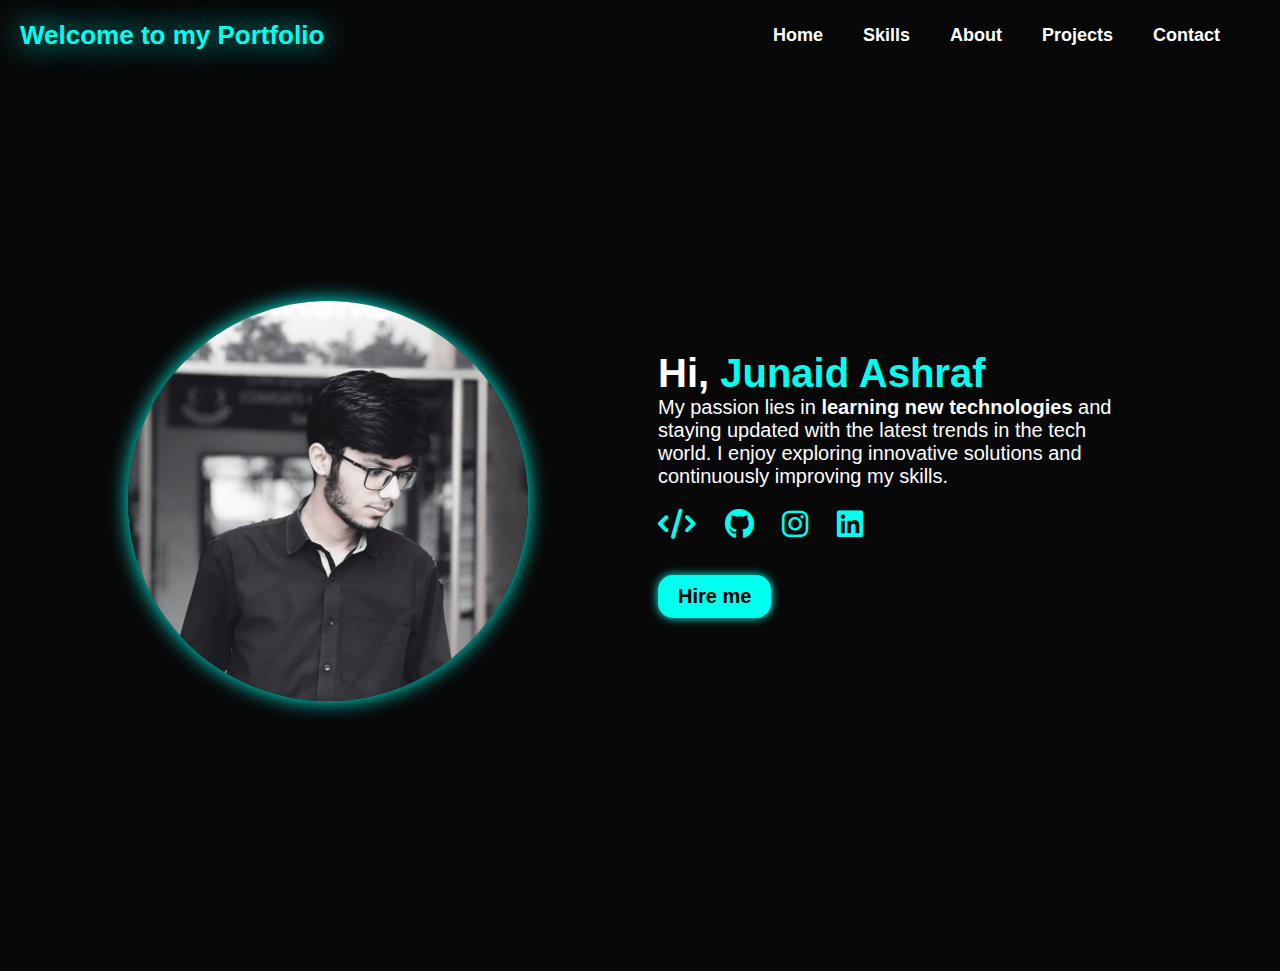
<file: index.html>
<!DOCTYPE html>
<html lang="en">
<head>
    <meta charset="UTF-8">
    <meta name="viewport" content="width=device-width, initial-scale=1.0">
    <title>My Portfolio</title>
    <link href="style.css" rel="stylesheet">
    <link rel="stylesheet" href="https://cdnjs.cloudflare.com/ajax/libs/font-awesome/6.0.0-beta3/css/all.min.css">
</head>
<body>
    <!-- Navbar -->
    <nav class="navbar">
        <div class="container">
            <a class="navbar-brand" href="index.html">Welcome to my Portfolio</a>
            <div class="navbar-toggle" id="navbar-toggle">
                <i class="fas fa-bars"></i>
            </div>
            <div class="navbar-links" id="navbar-links">
                <ul>
                    <li><a href="index.html" class="nav-link ">Home</a></li>
                    <li><a href="skills.html" class="nav-link">Skills</a></li>
                    <li><a href="about.html" class="nav-link">About</a></li>
                    <li><a href="project.html" class="nav-link">Projects</a></li>
                    <li><a href="contact.html" class="nav-link">Contact</a></li>
                </ul>
            </div>
        </div>
    </nav>

    <!-- Hero Section -->
    <section id="home" class="hero-section">
        <div class="container">
            <div class="hero-content">
                <div class="profile-img-container">
                    <img src="images/Photo.jpeg" alt="Profile Image" class="profile-img">
                </div>
                <div class="text-container">
                    <h1><span class="greeting">Hi,</span> <span class="name-highlight">Junaid Ashraf</span></h1>
                    <p>My passion lies in <strong>learning new technologies</strong> and staying updated with the latest trends in the tech world. I enjoy exploring innovative solutions and continuously improving my skills.</p>
            
                    <div class="social-links">
                        <a href="https://leetcode.com/u/56_56/" target="_blank" class="social-link"><i class="fas fa-code"></i></a>
                        <a href="https://github.com/Junaid-Ashraf-56" target="_blank" class="social-link"><i class="fab fa-github"></i> </a>
                        <a href="https://www.instagram.com/junaid_ashraf_56/" target="_blank" class="social-link"><i class="fab fa-instagram"></i> </a>
                        <a href="https://www.linkedin.com/in/junaid-ashraf56/" target="_blank" class="social-link"><i class="fab fa-linkedin"></i> </a>
                    </div>
                    <br>
                    <a href="#projects" class="btn">Hire me</a>
                </div>
            </div>
        </div>
    </section>

    <script>   
        document.addEventListener("DOMContentLoaded", function () {
            document.querySelector(".profile-img").classList.add("profile-img-loaded");
        });

        document.getElementById('navbar-toggle').addEventListener('click', function() {
            document.getElementById('navbar-links').classList.toggle('active');
        });

        document.addEventListener('click', function(event) {
            var isClickInside = document.getElementById('navbar-toggle').contains(event.target) || document.getElementById('navbar-links').contains(event.target);

            if (!isClickInside) {
                document.getElementById('navbar-links').classList.remove('active');
            }
        });
    </script>
    
</body>
</html>
</file>
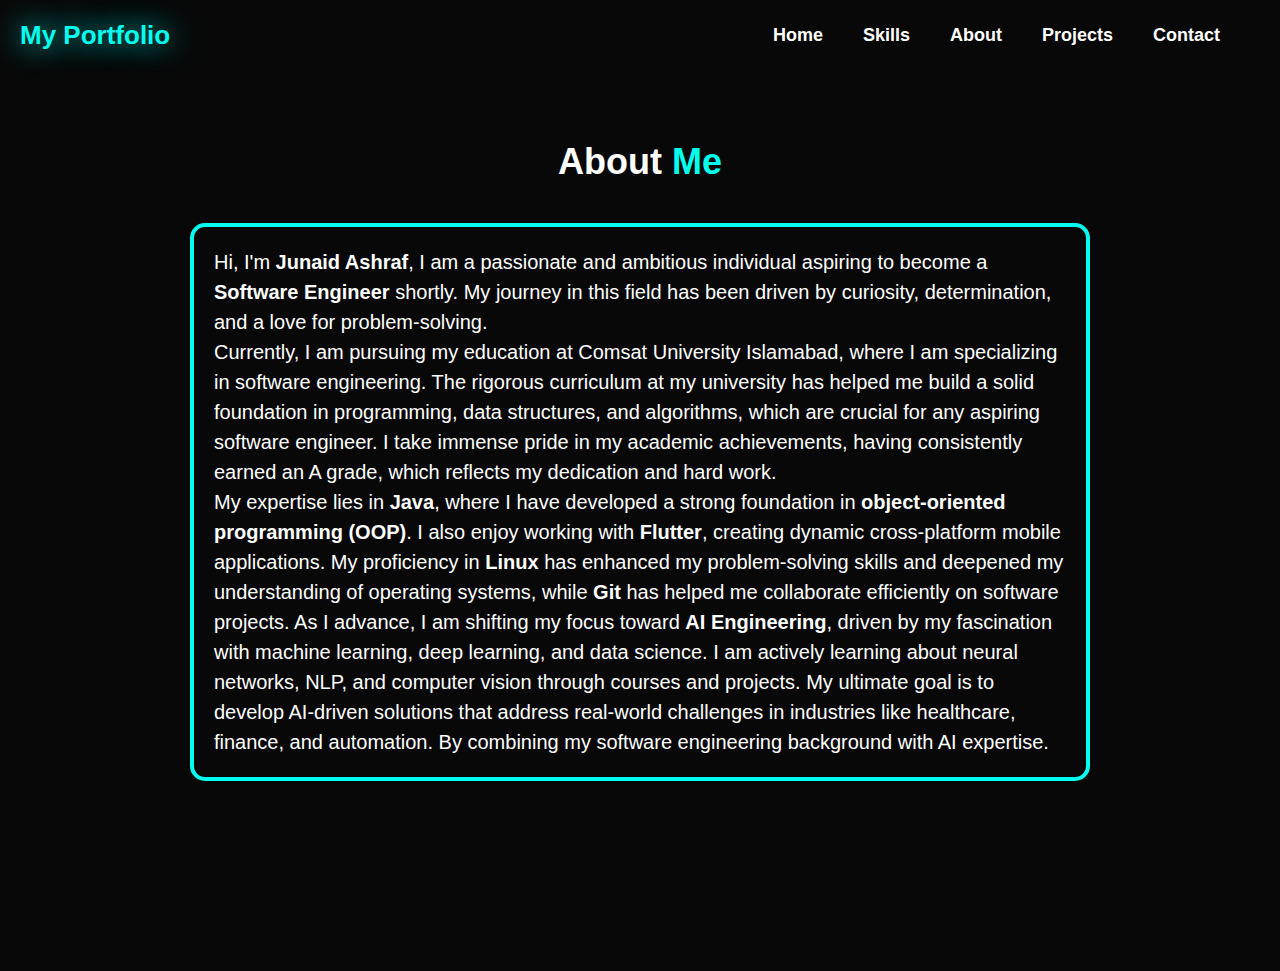
<file: about.html>
<!DOCTYPE html>
<html lang="en">
<head>
    <meta charset="UTF-8">
    <meta name="viewport" content="width=device-width, initial-scale=1.0">
    <title>My Portfolio</title>
    <link href="style.css" rel="stylesheet">
    <link rel="stylesheet" href="https://cdnjs.cloudflare.com/ajax/libs/font-awesome/6.4.2/css/all.min.css">
</head>
<body>
    <!-- Navbar -->
    <nav class="navbar">
        <div class="container">
            <a class="navbar-brand" href="index.html">My Portfolio</a>
            <div class="navbar-toggle" id="navbar-toggle">
                <i class="fas fa-bars"></i>
            </div>
            <div class="navbar-links" id="navbar-links">
                <ul>
                    <li><a href="index.html" class="nav-link ">Home</a></li>
                    <li><a href="skills.html" class="nav-link">Skills</a></li>
                    <li><a href="about.html" class="nav-link">About</a></li>
                    <li><a href="project.html" class="nav-link">Projects</a></li>
                    <li><a href="contact.html" class="nav-link">Contact</a></li>
                </ul>
            </div>
        </div>
    </nav>
    <section id="about" class="about-section">
        <div class="container">
            <h2 class="section-heading">About <span class="highlight">Me</span></h2>
            <div class="about-content">
                <div class="about-text">
                    <p>Hi, I'm <strong>Junaid Ashraf</strong>, I am a passionate and ambitious individual aspiring to become a <strong>Software Engineer</strong> shortly. 
                    My journey in this field has been driven by curiosity, determination, and a love for problem-solving.</p>
                    <p>Currently, I am pursuing my education at Comsat University Islamabad, where I am specializing in software engineering. 
                        The rigorous curriculum at my university has helped me build a solid foundation in programming, data structures, and algorithms, 
                        which are crucial for any aspiring software engineer.
                     I take immense pride in my academic achievements, having consistently earned an A grade, which reflects my dedication and hard work.</p>
                    <p>My expertise lies in <strong>Java</strong>, where I have developed a strong foundation in <strong>object-oriented programming (OOP)</strong>. I also enjoy working with <strong>Flutter</strong>, 
                        creating dynamic cross-platform mobile applications. My proficiency in <strong>Linux</strong> has enhanced my problem-solving skills and deepened my understanding of operating systems,
                         while <strong>Git</strong> has helped me collaborate efficiently on software projects.
                        As I advance, I am shifting my focus toward <strong>AI Engineering</strong>, driven by my fascination with machine learning, deep learning, and data science.
                         I am actively learning about neural networks, NLP, and computer vision through courses and projects. 
                         My ultimate goal is to develop AI-driven solutions that address real-world challenges in industries like healthcare, finance, and automation. 
                         By combining my software engineering background with AI expertise.</p>
                </div>
            </div>
        </div>
    </section>

    <script>
        document.getElementById('navbar-toggle').addEventListener('click', function() {
            document.getElementById('navbar-links').classList.toggle('active');
        });
        document.addEventListener('click', function(event) {
            var isClickInside = document.getElementById('navbar-toggle').contains(event.target) || document.getElementById('navbar-links').contains(event.target);

            if (!isClickInside) {
                document.getElementById('navbar-links').classList.remove('active');
            }
        });
    </script>
</body>
</html>
</file>
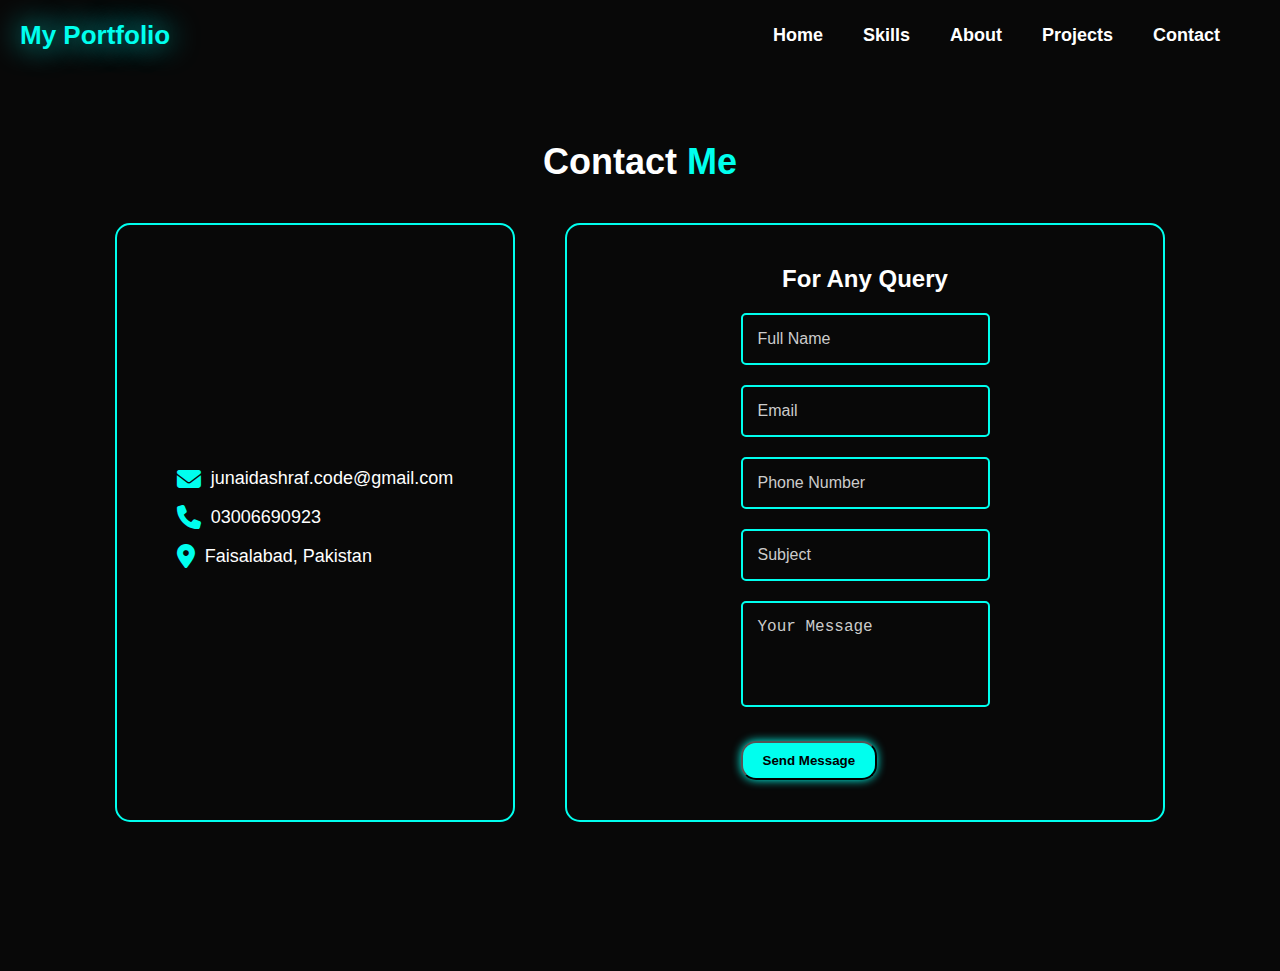
<file: contact.html>
<!DOCTYPE html>
<html lang="en">
<head>
    <meta charset="UTF-8">
    <meta name="viewport" content="width=device-width, initial-scale=1.0">
    <title>Contact Me</title>
    <link href="style.css" rel="stylesheet">
    <link rel="stylesheet" href="https://cdnjs.cloudflare.com/ajax/libs/font-awesome/6.4.2/css/all.min.css">
</head>
<body>
    <!-- Navbar -->
    <nav class="navbar">
        <div class="container">
            <a class="navbar-brand" href="index.html">My Portfolio</a>
            <div class="navbar-toggle" id="navbar-toggle">
                <i class="fas fa-bars"></i>
            </div>
            <div class="navbar-links" id="navbar-links">
                <ul>
                    <li><a href="index.html" class="nav-link ">Home</a></li>
                    <li><a href="skills.html" class="nav-link">Skills</a></li>
                    <li><a href="about.html" class="nav-link">About</a></li>
                    <li><a href="project.html" class="nav-link">Projects</a></li>
                    <li><a href="contact.html" class="nav-link">Contact</a></li>
                </ul>
            </div>
        </div>
    </nav>

    <!-- Contact Section -->
    <section id="contact" class="contact-section">
        <div class="container">
            <h2 class="section-heading">Contact <span class="highlight">Me</span></h2>
            <div class="contact-content">
                <!-- Left Side - Contact Details -->
                <div class="contact-info">
                    <ul>
                        <li><i class="fas fa-envelope"></i>  <a href="mailto:junaidashraf.code@gmail.com" target="_blank">junaidashraf.code@gmail.com</a></li>
                        <li><i class="fas fa-phone"></i> <a href="tel:03006690923" target="_blank">03006690923</a></li>
                        <li><i class="fas fa-map-marker-alt"></i> Faisalabad, Pakistan</li>
                    </ul>
                </div>

                <!-- Right Side - Contact Form -->
                <div class="contact-form">
                    <h3>For Any Query</h3>
                    <form id="contact-form">
                        <div class="form-group">
                            <input type="text" id="name" name="name" placeholder="Full Name" required>
                        </div>
                        <div class="form-group">
                            <input type="email" id="email" name="email" placeholder="Email" required>
                        </div>
                        <div class="form-group">
                            <input type="text" id="phone" name="phone" placeholder="Phone Number" required>
                        </div>
                        <div class="form-group">
                            <input type="text" id="subject" name="subject" placeholder="Subject" required>
                        </div>
                        <div class="form-group">
                            <textarea id="message" name="message" rows="4" placeholder="Your Message" required></textarea>
                        </div>
                        <button type="submit" class="btn">Send Message</button>
                    </form>
                </div>
            </div>
        </div>
    </section>

    <script>
        document.getElementById('navbar-toggle').addEventListener('click', function() {
            document.getElementById('navbar-links').classList.toggle('active');
        });

        document.addEventListener("DOMContentLoaded", function () {
            document.getElementById("contact-form").addEventListener("submit", function (event) {
                event.preventDefault(); // Prevents the default form submission

                setTimeout(function () {
                    location.reload(); // Reloads the page after 1 second
                }, 1000);
            });
        });
        document.addEventListener('click', function(event) {
            var isClickInside = document.getElementById('navbar-toggle').contains(event.target) || document.getElementById('navbar-links').contains(event.target);

            if (!isClickInside) {
                document.getElementById('navbar-links').classList.remove('active');
            }
        });
    </script>
</body>
</html>
</file>
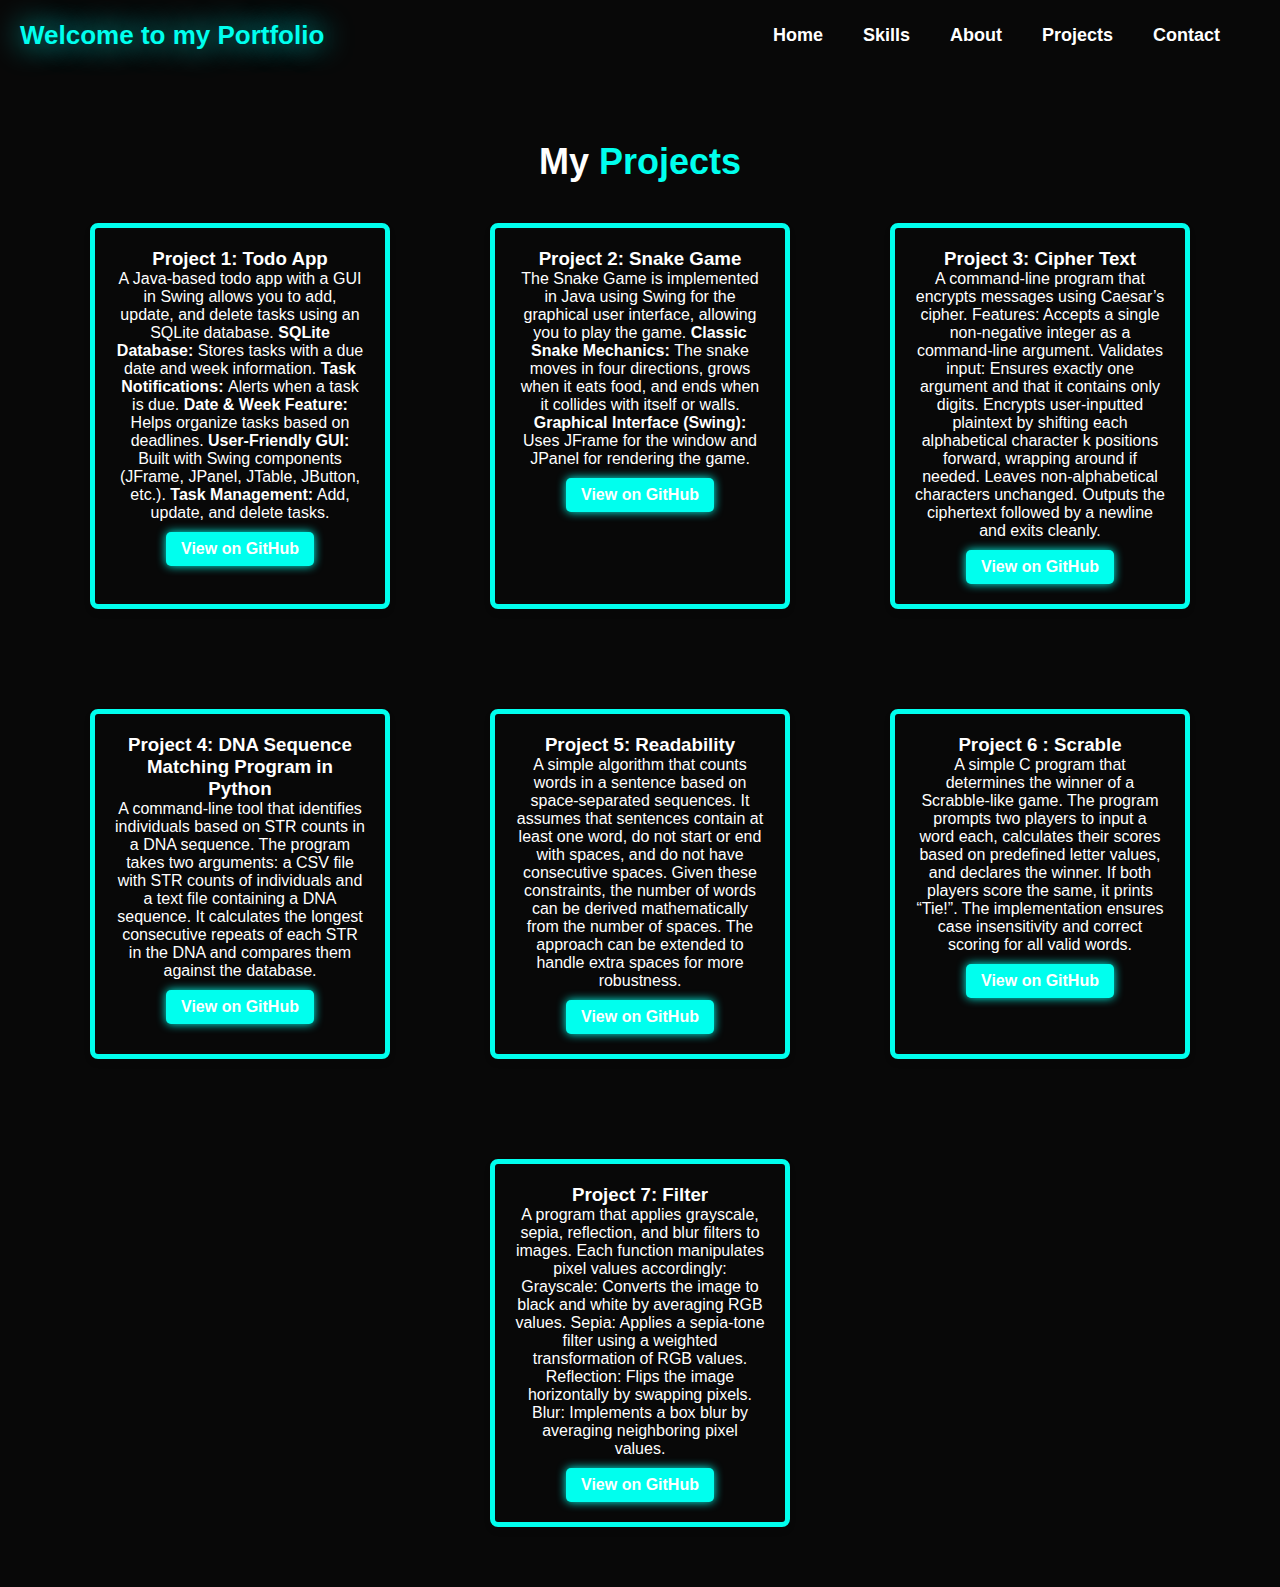
<file: project.html>
<!DOCTYPE html>
<html lang="en">
<head>
    <meta charset="UTF-8">
    <meta name="viewport" content="width=device-width, initial-scale=1.0">
    <title>My Projects</title>
    <link href="style.css" rel="stylesheet">
    <link rel="stylesheet" href="https://cdnjs.cloudflare.com/ajax/libs/font-awesome/6.0.0-beta3/css/all.min.css">
</head>
<body>
    <!-- Navbar -->
    <nav class="navbar">
        <div class="container">
            <a class="navbar-brand" href="index.html">Welcome to my Portfolio</a>
            <div class="navbar-toggle" id="navbar-toggle">
                <i class="fas fa-bars"></i>
            </div>
            <div class="navbar-links" id="navbar-links">
                <ul>
                    <li><a href="index.html" class="nav-link ">Home</a></li>
                    <li><a href="skills.html" class="nav-link">Skills</a></li>
                    <li><a href="about.html" class="nav-link">About</a></li>
                    <li><a href="project.html" class="nav-link">Projects</a></li>
                    <li><a href="contact.html" class="nav-link">Contact</a></li>
                </ul>
            </div>
        </div>
    </nav>

    <!-- Projects Section -->
    <section id="projects" class="projects-section">
        <div class="container">
            <h2 class="section-heading">My <span class="highlight">Projects</span></h2>
            <div class="projects-row">
                <div class="project-item">
                    <h3>Project 1: Todo App</h3>
                    <p> A Java-based todo app with a GUI in Swing allows you to add, update, and delete tasks using an SQLite database.
                        <strong>SQLite Database:</strong> Stores tasks with a due date and week information.
                        <strong>Task Notifications: </strong>Alerts when a task is due.
                        <strong>Date & Week Feature:</strong> Helps organize tasks based on deadlines.
                        <strong>User-Friendly GUI:</strong> Built with Swing components (JFrame, JPanel, JTable, JButton, etc.).
                        <strong>Task Management:</strong> Add, update, and delete tasks.
                    </p>
                    <a href="https://github.com/Junaid-Ashraf-56/Todo-App" class="btn" target="_blank">View on GitHub</a>
                </div>
                
                <div class="project-item">
                    <h3>Project 2: Snake Game</h3>
                    <p>The Snake Game is implemented in Java using Swing for the graphical user interface, allowing you to play the game.
                        <strong>Classic Snake Mechanics: </strong>The snake moves in four directions, grows when it eats food, and ends when it collides with itself or walls.
                        <strong>Graphical Interface (Swing): </strong> Uses JFrame for the window and JPanel for rendering the game.
                    </p>
                    <a href="https://github.com/Junaid-Ashraf-56/Snake-Game-Java/blob/main/SnakeGame.java" class="btn" target="_blank">View on GitHub</a>
                </div>
                
                <div class="project-item">
                    <h3>Project 3: Cipher Text</h3>
                    <p>A command-line program that encrypts messages using Caesar’s cipher.
                        Features:
                        Accepts a single non-negative integer as a command-line argument.
                        Validates input: Ensures exactly one argument and that it contains only digits.
                        Encrypts user-inputted plaintext by shifting each alphabetical character k positions forward, wrapping around if needed.
                        Leaves non-alphabetical characters unchanged.
                        Outputs the ciphertext followed by a newline and exits cleanly.</p>
                    <a href="https://github.com/yourgithub/chat-app" class="btn" target="_blank">View on GitHub</a>
                </div>
                <div class="project-item">
                    <h3>Project 4: DNA Sequence Matching Program in Python</h3>
                    <p>
                        A command-line tool that identifies individuals based on STR counts in a DNA sequence. 
                        The program takes two arguments: a CSV file with STR counts of individuals and a text file containing a DNA sequence. 
                        It calculates the longest consecutive repeats of each STR in the DNA and compares them against the database. </p>
                    <a href="https://github.com/Junaid-Ashraf-56/CS50-Problems/tree/main/dna" class="btn" target="_blank">View on GitHub</a>
                </div>
                <div class="project-item">
                    <h3>Project 5: Readability</h3>
                    <p>A simple algorithm that counts words in a sentence based on space-separated sequences. 
                        It assumes that sentences contain at least one word, do not start or end with spaces, and do not have consecutive spaces.
                        Given these constraints, the number of words can be derived mathematically from the number of spaces. 
                        The approach can be extended to handle extra spaces for more robustness.</p>
                    <a href="https://github.com/Junaid-Ashraf-56/CS50-Problems/tree/main/readability" class="btn" target="_blank">View on GitHub</a>
                </div>
                <div class="project-item">
                    <h3>Project 6 : Scrable</h3>
                    <p>A simple C program that determines the winner of a Scrabble-like game. 
                        The program prompts two players to input a word each, calculates their scores based on predefined letter values, 
                        and declares the winner. If both players score the same, it prints “Tie!”. 
                        The implementation ensures case insensitivity and correct scoring for all valid words.</p>
                    <a href="https://github.com/Junaid-Ashraf-56/CS50-Problems/tree/main/scrabble" class="btn" target="_blank">View on GitHub</a>
                </div>
                <div class="project-item">
                    <h3>Project 7: Filter</h3>
                    <p>
                        A program that applies grayscale, sepia, reflection, and blur filters to images. 
                        Each function manipulates pixel values accordingly:
                        Grayscale: Converts the image to black and white by averaging RGB values.
                        Sepia: Applies a sepia-tone filter using a weighted transformation of RGB values.
                        Reflection: Flips the image horizontally by swapping pixels.
                        Blur: Implements a box blur by averaging neighboring pixel values.
                    </p>
                    <a href="https://github.com/Junaid-Ashraf-56/CS50-Problems/tree/main/filter-less" class="btn" target="_blank">View on GitHub</a>
                </div>
            </div>
        </div>
    </section>
    
    <script>
        document.getElementById('navbar-toggle').addEventListener('click', function() {
            document.getElementById('navbar-links').classList.toggle('active');
        });
        document.addEventListener('click', function(event) {
            var isClickInside = document.getElementById('navbar-toggle').contains(event.target) || document.getElementById('navbar-links').contains(event.target);

            if (!isClickInside) {
                document.getElementById('navbar-links').classList.remove('active');
            }
        });
    </script>
</body>
</html>
</file>
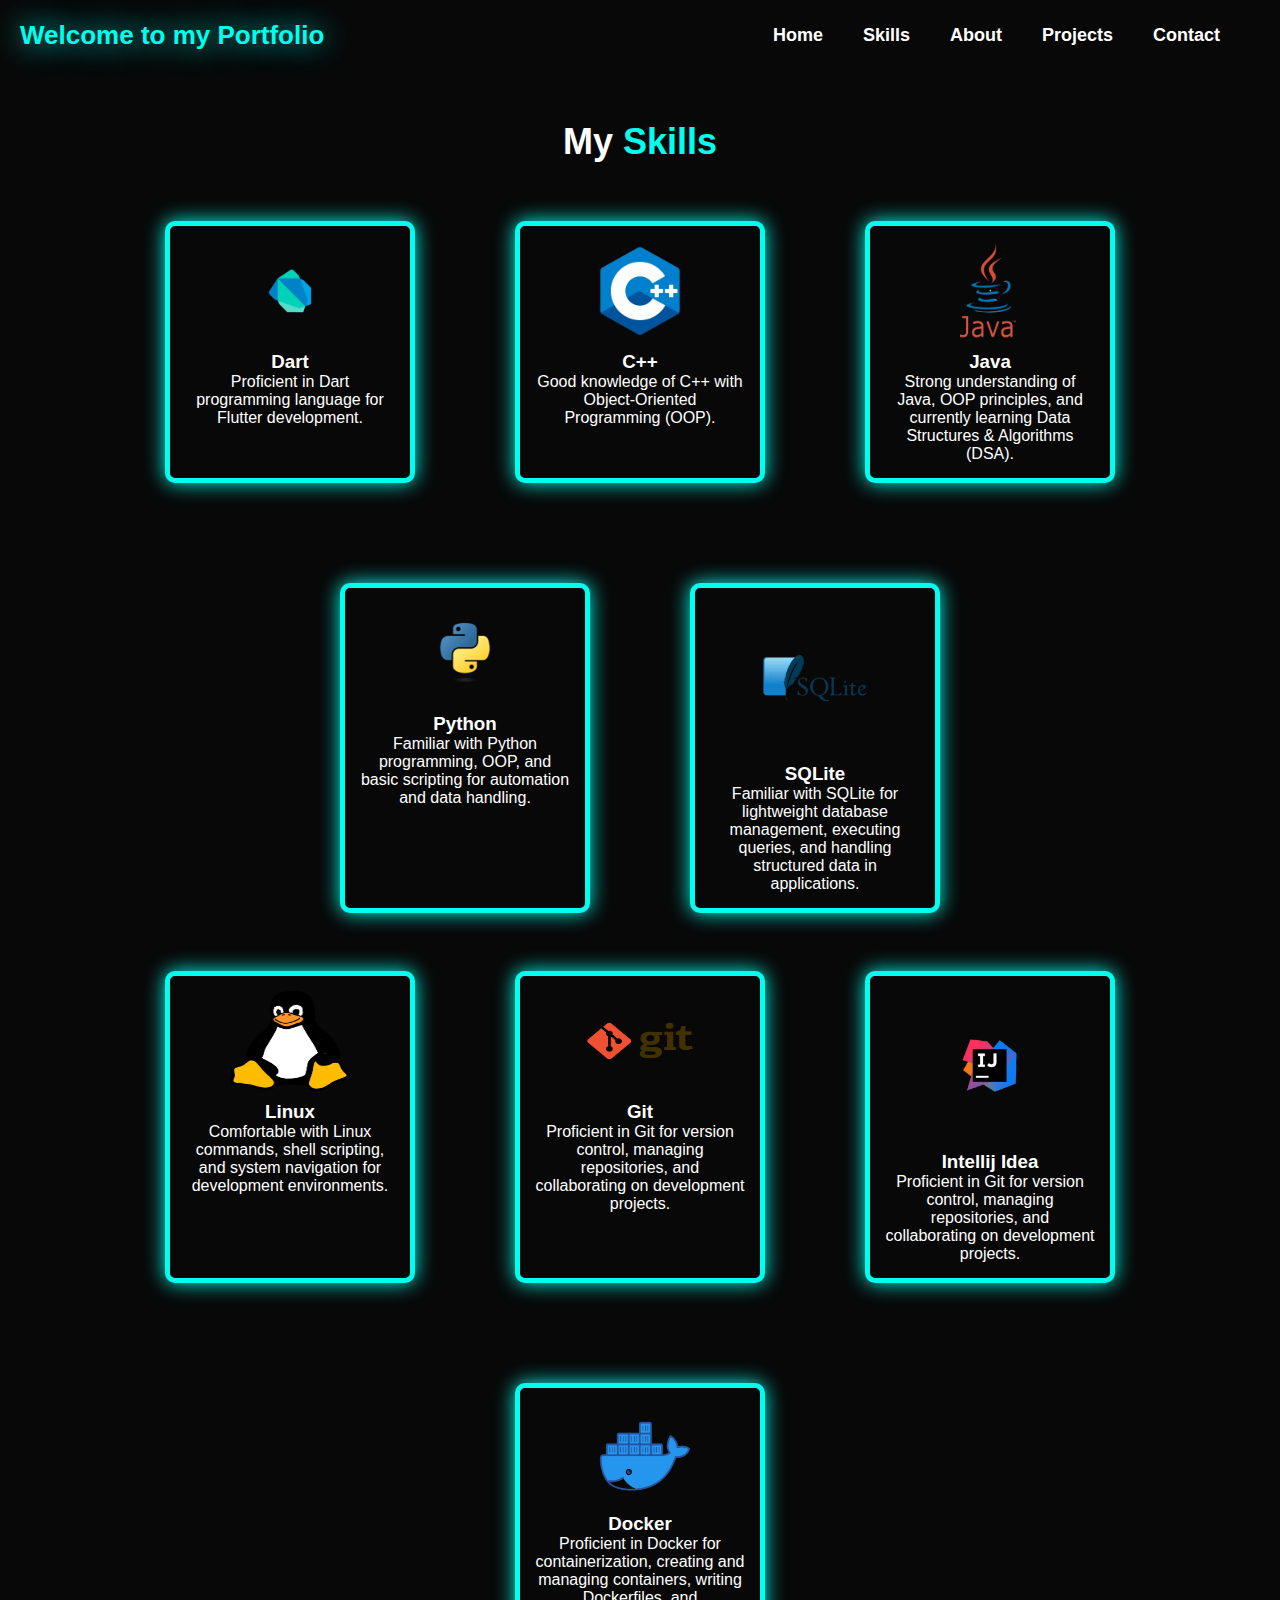
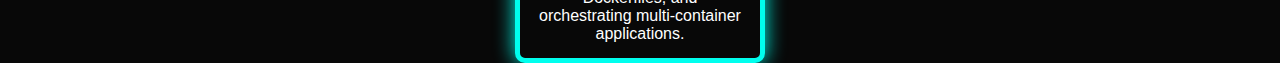
<file: skills.html>
<!DOCTYPE html>
<html lang="en">
<head>
    <meta charset="UTF-8">
    <meta name="viewport" content="width=device-width, initial-scale=1.0">
    <title>My Skills</title>
    <link href="style.css" rel="stylesheet">
    <link rel="stylesheet" href="https://cdnjs.cloudflare.com/ajax/libs/font-awesome/6.0.0-beta3/css/all.min.css">
</head>
<body>
    <!-- Navbar -->
    <nav class="navbar">
        <div class="container">
            <a class="navbar-brand" href="index.html">Welcome to my Portfolio</a>
            <div class="navbar-toggle" id="navbar-toggle">
                <i class="fas fa-bars"></i>
            </div>
            <div class="navbar-links" id="navbar-links">
                <ul>
                    <li><a href="index.html" class="nav-link ">Home</a></li>
                    <li><a href="skills.html" class="nav-link">Skills</a></li>
                    <li><a href="about.html" class="nav-link">About</a></li>
                    <li><a href="project.html" class="nav-link">Projects</a></li>
                    <li><a href="contact.html" class="nav-link">Contact</a></li>
                </ul>
            </div>
        </div>
    </nav>

    <!-- Skills Section -->
    <section id="skills" class="skills-section">
        <div class="container">
            <h2 class="section-heading">My <span class="highlight">Skills</span></h2>
            <br>
            <div class="skills-row">
                <div class="skill-item">
                    <img src="images/Dart.png" alt="Dart" class="skill-icon">
                    <h3>Dart</h3>
                    <p>Proficient in Dart programming language for Flutter development.</p>
                </div>
                <div class="skill-item">
                    <img src="images/C++.png" alt="C++" class="skill-icon">
                    <h3>C++</h3>
                    <p>Good knowledge of C++ with Object-Oriented Programming (OOP).</p>
                </div>
                <div class="skill-item">
                    <img src="images/Java.png" alt="Java" class="skill-icon">
                    <h3>Java</h3>
                    <p>Strong understanding of Java, OOP principles, and currently learning Data Structures & Algorithms (DSA).</p>
                </div>
                <div class="skill-item">
                    <img src="images/Python.png" alt="Python" class="skill-icon">
                    <h3>Python</h3>
                    <p>Familiar with Python programming, OOP, and basic scripting for automation and data handling.</p>
                </div>
                <div class="skill-item">
                    <img src="images/sqlite.png" alt="SQLite" class="skill-icon-3">
                    <h3>SQLite</h3>
                    <p>Familiar with SQLite for lightweight database management, executing queries, and handling structured data in applications.</p>
                </div>
            </div>
            <br>
            <div class="skills-row">
                <div class="skill-item">
                    <img src="images/Linux.png" alt="Linux" class="skill-icon-2">
                    <h3>Linux</h3>
                    <p>Comfortable with Linux commands, shell scripting, and system navigation for development environments.</p>
                </div>
                <div class="skill-item">
                    <img src="images/Git.png" alt="Git" class="skill-icon-2">
                    <h3>Git</h3>
                    <p>Proficient in Git for version control, managing repositories, and collaborating on development projects.</p>
                </div>
                <div class="skill-item">
                    <img src="images/intellij_idea.png" alt="Intellij Idea" class="skill-icon-3">
                    <h3>Intellij Idea</h3>
                    <p>Proficient in Git for version control, managing repositories, and collaborating on development projects.</p>
                </div>
                <div class="skill-item">
                    <img src="images/Docker.png" alt="Docker" class="skill-icon-4">
                    <h3>Docker</h3>
                    <p>Proficient in Docker for containerization, creating and managing containers, writing Dockerfiles, and orchestrating multi-container applications.</p>
                </div>
            </div>
        </div>
    </section>

    <script>
        document.getElementById('navbar-toggle').addEventListener('click', function() {
            document.getElementById('navbar-links').classList.toggle('active');
        });

        document.addEventListener("DOMContentLoaded", function () {
            const skillsSection = document.querySelector(".skills-section");
            
            if (skillsSection) {
                setTimeout(() => {
                    skillsSection.classList.add("loaded");
                }, 200); // Delay to make it smooth
            }
        });
        document.addEventListener('click', function(event) {
            var isClickInside = document.getElementById('navbar-toggle').contains(event.target) || document.getElementById('navbar-links').contains(event.target);

            if (!isClickInside) {
                document.getElementById('navbar-links').classList.remove('active');
            }
        });
    </script>
</body>
</html>
</file>
<file: style.css>
/* Reset margin and padding */
* {
    margin: 0;
    box-sizing: border-box;
}

/* General Styles */
body {
    font-family: Arial, sans-serif;
    margin: 0;
    padding: 0;
    background-color: #080808; /* Ensure the background color matches the navbar */
    scroll-behavior: smooth;
}

/* Navbar */
.navbar {
    background-color: #080808;
    padding: 20px 0;
    color: white;
    position: static;
    width: 100%;
    top: 0;
    z-index: 1000;
}

.navbar-brand {
    color: #00ffee; 
    font-size: 26px;
    font-weight: bold;
    text-decoration: none; /* Remove underline */
    text-shadow: 0 0 30px #00ffee; /* Add shadow */
}

.navbar .container {
    display: flex;
    justify-content: space-between;
    align-items: center;
    padding: 0 20px;
}

.navbar-links ul {
    list-style: none;
    padding: 0;
    margin: 0;
    display: flex;
}

.navbar-links ul li {
    font-size: 18px;
    margin-right: 40px;
}

.navbar-links ul li a {
    text-decoration: none;
    color: white;
    font-weight: bold;
}

.navbar-links ul li a.active,
.navbar-links ul li a:hover {
    color: #00ffee;
    border-bottom: 2px solid #00ffee;
}

.navbar-toggle {
    display: none;
    cursor: pointer;
    font-size: 24px;
    color: white;
}

/* Hero Section */
.hero-section {
    display: flex;
    justify-content: space-between;
    align-items: center;
    height: 100vh;
    background-color: #080808;
    color: white;
    padding: 70px 10%;
}

.hero-content {
    display: flex;
    flex-direction: row;
    align-items: center;
    width: 100%;
}

.profile-img-container {
    flex: 1;
    display: flex;
    margin-top: -40px;
    justify-content: flex-start;
    margin-right: 100px;
}

.profile-img {
    width: 400px;
    height: 400px;
    border-radius: 50%;
    position: relative;
    opacity: 0;
    transform: translateX(-100px);
    transition: opacity 1.3s ease-in-out, transform 1.5s ease-in-out, box-shadow 0.4s ease-in-out;
    box-shadow: 0 0 20px #00ffee;
}

.profile-img-loaded {
    opacity: 1;
    transform: translateX(0);
}

.profile-img:hover {
    box-shadow: 0 0 70px #00ffee; /* Adjust the color as needed */
}

.text-container {
    padding: 20px 30px;
    border-radius: 8px;
    max-width: 600px;
    min-height: 350px;
    text-align: left;
    margin-top: -30px;
    flex: 2;
    font-size: 20px;
}

.greeting {
    color: white; /* Change the color of "Hi," */
}

.name-highlight {
    color: #00ffee; /* Change the text color to #00ffee */
}

.btn {
    display: inline-block;
    padding: 10px 20px;
    background-color: #00ffee;
    color: black;
    text-decoration: none;
    font-weight: bold;
    border-radius: 15px;
    margin-top: 10px;
    transition: 0.5s ease-in-out;
    box-shadow: 0 0 10px #00ffee;
}

.btn:hover {
    background-color: #b6f8f4;
    box-shadow: 0 0 20px #9af1ec;
}

.social-links {
    margin-top: 20px;
}

.social-link {
    display: inline-block;
    margin-right: 15px;
    color: #00ffee;
    text-decoration: none;
    font-size: 30px;
    transition: color 0.3s ease-in-out;
}

.social-link i {
    margin-right: 8px;
}

.social-link:hover {
    text-shadow: 0 0 35px #00ffee;
}

/* Section Styling */
.section-heading {
    color: white;
    text-align: center;
    font-size: 45px;
    margin-bottom: 30px;
}

.section-heading .highlight {
    color: #00ffee;
}

/* Skills Section */
.skills-section {
    background: #080808;
    padding: 60px 20px;
    text-align: center;
    height: 100vh;
    padding-top: 50px; /* Adjust this value based on the height of your navbar */
}

.skills-row {
    display: flex;
    justify-content: center;
    gap: 100px;
    flex-wrap: wrap;
    margin-bottom: 40px;
}

.skill-item {
    box-shadow: 0 0 20px #00ffee;
    background: #080808;
    color: white;
    border: #00ffee 5px solid;
    padding: 15px;
    border-radius: 10px;
    width: 250px;
    text-align: center;
    display: flex;
    flex-direction: column;
    align-items: center;
    opacity: 0;
    transform: translateX(-50px);
    transition: opacity 0.8s ease-in-out, transform 0.8s ease-in-out;
}

.skills-section.loaded .skill-item {
    opacity: 1;
    transform: translateX(0);
}

.skill-icon {
    width: 100px;
    height: 100px;
    margin-bottom: 10px;
}

.skill-icon-2 {
    width: 120px; /* Adjust size */
    height: 100px;
    margin-bottom: 10px;
}

.skill-icon-3 {
    width: 150px; /* Adjust size */
    height: 150px;
    margin-bottom: 10px;
}

.skill-icon-4 {
    width: 180px; /* Adjust size */
    height: 100px;
    margin-bottom: 10px;
}

/* About Section */
.about-section {
    background: #080808;
    padding: 60px 20px;
    text-align: center;
    height: 100vh;
    padding-top: 70px; /* Adjust this value based on the height of your navbar */
}

.about-content {
    display: flex;
    align-items: center;
    justify-content: center;
    flex-wrap: wrap;
    gap: 40px;
    max-width: 900px;
    margin: 0 auto;
}

.about-text {
    flex: 1;
    max-width: 1200px;
    text-align: left;
    padding: 20px;
    border-radius: 15px;
    border: 4px solid #00ffee;
}

.about-text p {
    font-size: 20px;
    line-height: 1.5;
    color: #ffffff;
}

/* Projects Section */
.projects-section {
    background: #080808;
    padding: 60px 20px;
    text-align: center;
    height: auto;
    padding-top: 70px; /* Adjust this value based on the height of your navbar */
}

.projects-row {
    display: flex;
    justify-content: center;
    gap: 100px;
    flex-wrap: wrap;
}

.project-item {
    background: #080808;
    padding: 20px;
    border-radius: 8px;
    border: #00ffee 5px solid;
    width: 300px;
    box-shadow: 0px 4px 6px rgba(0, 0, 0, 0.1);
    transition: transform 0.3s ease-in-out;
}

.project-item:hover {
    transform: translateY(-5px);
}

.project-item h3 {
    color: white;
}

.project-item p {
    font-size: 16px;
    color: white;
}

.project-item .btn {
    display: inline-block;
    margin-top: 10px;
    padding: 8px 15px;
    background-color: #00ffee;
    color: white;
    text-decoration: none;
    border-radius: 5px;
    transition: background-color 0.3s;
}

.project-item .btn:hover {
    background-color: #9ffaf4;
}

/* Contact Section */
.contact-section {
    background: #080808;
    padding: 60px 20px;
    text-align: center;
    height: 100vh;
    padding-top: 70px; /* Adjust this value based on the height of your navbar */
}

.section-heading {
    color: white;
    font-size: 36px;
    margin-bottom: 40px;
}

.section-heading .highlight {
    color: #00ffee;
}

.contact-content {
    display: flex;
    justify-content: center;
    align-items: stretch;
    flex-wrap: wrap;
    max-width: 1200px;
    margin: 0 auto;
    text-align: left;
    gap: 50px;
}

.contact-info, .contact-form {
    flex: 1;
    min-height: 500px;
    display: flex;
    flex-direction: column;
    justify-content: center;
    align-items: center;
}

.contact-info {
    line-height: 1.6;
    max-width: 400px;
    width: 100%;
    border-radius: 15px;
    padding: 40px;
    border: 2px solid #00ffee;
    text-align: left;
}

.contact-info ul {
    list-style: none;
    padding: 0;
}

.contact-info ul li {
    font-size: 18px;
    margin-bottom: 10px;
    color: white;
    display: flex;
    align-items: center;
}

.contact-info ul li i {
    font-size: 24px;
    margin-right: 10px;
    color: #00ffee;
}

.contact-info a {
    color: white;
    text-decoration: none;
}

.contact-info a:hover {
    text-decoration: underline;
    color: #00ffee;
}

.contact-form {
    background: #080808;
    padding: 40px;
    border-radius: 15px;
    width: 100%;
    max-width: 600px;
    border: 2px solid #00ffee;
}

.contact-form h3 {
    font-size: 24px;
    color: white;
    margin-bottom: 20px;
}

.form-group {
    margin-bottom: 20px;
}

.form-group input,
.form-group textarea {
    width: 100%;
    padding: 15px;
    font-size: 16px;
    border: 2px solid #00ffee;
    border-radius: 5px;
    background: transparent;
    color: white;
}

.form-group input::placeholder,
.form-group textarea::placeholder {
    color: #ccc;
}

.form-group textarea {
    resize: none;
}

.btn {
    display: inline-block;
    padding: 10px 20px;
    background-color: #00ffee;
    color: black;
    text-decoration: none;
    font-weight: bold;
    border-radius: 15px;
    margin-top: 10px;
    transition: 0.5s ease-in-out;
    box-shadow: 0 0 10px #00ffee;
}

.btn:hover {
    background-color: #b6f8f4;
    box-shadow: 0 0 20px #9af1ec;
}

/* Media Queries */

/* For tablets and smaller screens */
@media (max-width: 768px) {
    .navbar .container {
        flex-direction: column;
        align-items: flex-start;
    }

    .navbar-links {
        display: none;
        width: 100%;
    }

    .navbar-links ul {
        flex-direction: column;
        width: 100%;
        text-align: left;
    }

    .navbar-links ul li {
        margin: 10px 0;
    }

    .navbar-toggle {
        display: block;
    }

    .navbar-links.active {
        display: flex;
    }

    .hero-section {
        flex-direction: column;
        padding: 50px 5%;
        height: 100vh;
        background-color: #080808;
        display: flex;
        align-items: center;
        justify-content: center;
    }

    .hero-content {
        display: flex;
        flex-direction: column;
        align-items: center;
        text-align: center;
    }

    .profile-img-container {
        margin-bottom: 20px;
    }

    .profile-img {
        width: 300px;
        height: 300px;
    }

    .text-container {
        margin-top: 20px;
    }

    .btn {
        margin-top: 20px;
    }

    .skills-section, .about-section, .projects-section, .contact-section {
        height: auto;
        padding: 50px 20px;
        background-color: #080808;
        padding-top: 70px; /* Adjust this value based on the height of your navbar */
    }

    .skills-row, .about-content, .projects-row, .contact-content {
        flex-direction: column;
        gap: 20px;
    }

    .contact-info, .contact-form {
        max-width: 100%;
    }
}

/* For mobile phones */
@media (max-width: 480px) {
    .navbar .container {
        padding: 0 10px;
    }

    .navbar-brand {
        font-size: 20px;
    }

    .navbar-links ul li {
        font-size: 16px;
    }

    .hero-section {
        padding: 30px 5%;
        height: 100vh;
        background-color: #080808;
        display: flex;
        align-items: center;
        justify-content: center;
    }

    .hero-content {
        display: flex;
        flex-direction: column;
        align-items: center;
        text-align: center;
    }

    .profile-img-container {
        margin-bottom: 20px;
    }

    .profile-img {
        width: 250px;
        height: 250px;
    }

    .text-container {
        margin-top: 20px;
    }

    .btn {
        margin-top: 20px;
    }

    .skills-section, .about-section, .projects-section, .contact-section {
        padding: 30px 10px;
        height: auto;
        background-color: #080808;
        padding-top: 70px; /* Adjust this value based on the height of your navbar */
    }

    .section-heading {
        font-size: 28px;
    }

    .contact-form h3 {
        font-size: 20px;
    }

    .form-group input, .form-group textarea {
        padding: 10px;
        font-size: 14px;
    }

    .btn {
        padding: 8px 15px;
        font-size: 14px;
    }
}
</file>
